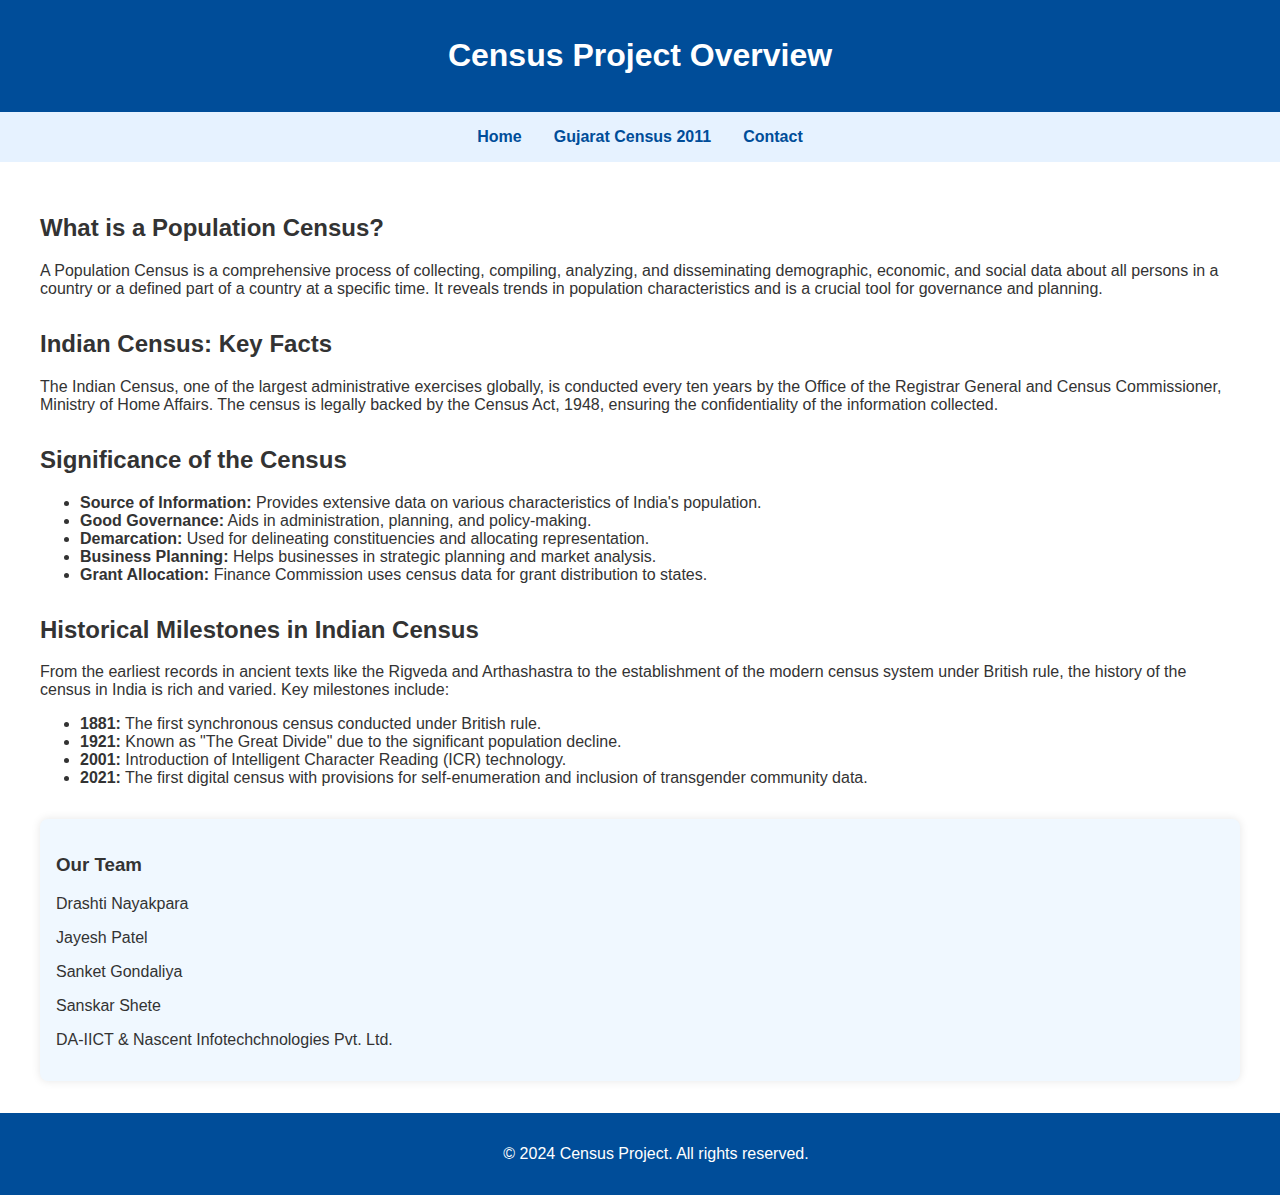
<file: gujarat census 2011 web/About.html>
<!DOCTYPE html>
<html lang="en">
<head>
    <meta charset="UTF-8">
    <meta name="viewport" content="width=device-width, initial-scale=1.0">
    <title>Gujarat Census 2011</title>
    <style>
        body {
            font-family: Arial, sans-serif;
            margin: 0;
            padding: 0;
            color: #333;
        }
        header {
            background-color: #004d99;
            color: #fff;
            padding: 1rem;
            text-align: center;
        }
        nav {
            display: flex;
            justify-content: center;
            padding: 1rem;
            background-color: #e6f2ff;
        }
        nav a {
            color: #004d99;
            text-decoration: none;
            margin: 0 1rem;
            font-weight: bold;
        }
        .container {
            padding: 2rem;
            max-width: 1200px;
            margin: 0 auto;
        }
        .section {
            margin-bottom: 2rem;
        }
        .section img {
            max-width: 100%;
            height: auto;
            border-radius: 8px;
        }
        .team {
            background-color: #f0f8ff;
            padding: 1rem;
            border-radius: 8px;
            box-shadow: 0 0 10px rgba(0, 0, 0, 0.1);
        }
        footer {
            background-color: #004d99;
            color: #fff;
            text-align: center;
            padding: 1rem;
            position: relative;
            width: 100%;
            bottom: 0;
        }
    </style>
</head>
<body>
    <header>
        <h1>Census Project Overview</h1>
    </header>
    <nav>
        <a href="home.html">Home</a>
        <a href="index1.html">Gujarat Census 2011</a>
        <a href="Contact.html">Contact</a>
    </nav>
    <div class="container">
        <div class="section">
            <h2>What is a Population Census?</h2>
            <p>A Population Census is a comprehensive process of collecting, compiling, analyzing, and disseminating demographic, economic, and social data about all persons in a country or a defined part of a country at a specific time. It reveals trends in population characteristics and is a crucial tool for governance and planning.</p>
        </div>

        <div class="section">
            <h2>Indian Census: Key Facts</h2>
            <p>The Indian Census, one of the largest administrative exercises globally, is conducted every ten years by the Office of the Registrar General and Census Commissioner, Ministry of Home Affairs. The census is legally backed by the Census Act, 1948, ensuring the confidentiality of the information collected.</p>
        </div>

        <div class="section">
            <h2>Significance of the Census</h2>
            <ul>
                <li><strong>Source of Information:</strong> Provides extensive data on various characteristics of India's population.</li>
                <li><strong>Good Governance:</strong> Aids in administration, planning, and policy-making.</li>
                <li><strong>Demarcation:</strong> Used for delineating constituencies and allocating representation.</li>
                <li><strong>Business Planning:</strong> Helps businesses in strategic planning and market analysis.</li>
                <li><strong>Grant Allocation:</strong> Finance Commission uses census data for grant distribution to states.</li>
            </ul>
        </div>

        <div class="section">
            <h2>Historical Milestones in Indian Census</h2>
            <p>From the earliest records in ancient texts like the Rigveda and Arthashastra to the establishment of the modern census system under British rule, the history of the census in India is rich and varied. Key milestones include:</p>
            <ul>
                <li><strong>1881:</strong> The first synchronous census conducted under British rule.</li>
                <li><strong>1921:</strong> Known as "The Great Divide" due to the significant population decline.</li>
                <li><strong>2001:</strong> Introduction of Intelligent Character Reading (ICR) technology.</li>
                <li><strong>2021:</strong> The first digital census with provisions for self-enumeration and inclusion of transgender community data.</li>
            </ul>
        </div>

        <div class="team">
            <h3>Our Team</h3>
            <p>Drashti Nayakpara</p>
            <p>Jayesh Patel</p>
            <p>Sanket Gondaliya</p>
            <p>Sanskar Shete</p>
            <p>DA-IICT & Nascent Infotechchnologies Pvt. Ltd.</p>
        </div>
    </div>
    <footer>
        <p>&copy; 2024 Census Project. All rights reserved.</p>
    </footer>
</body>
</html>
</file>
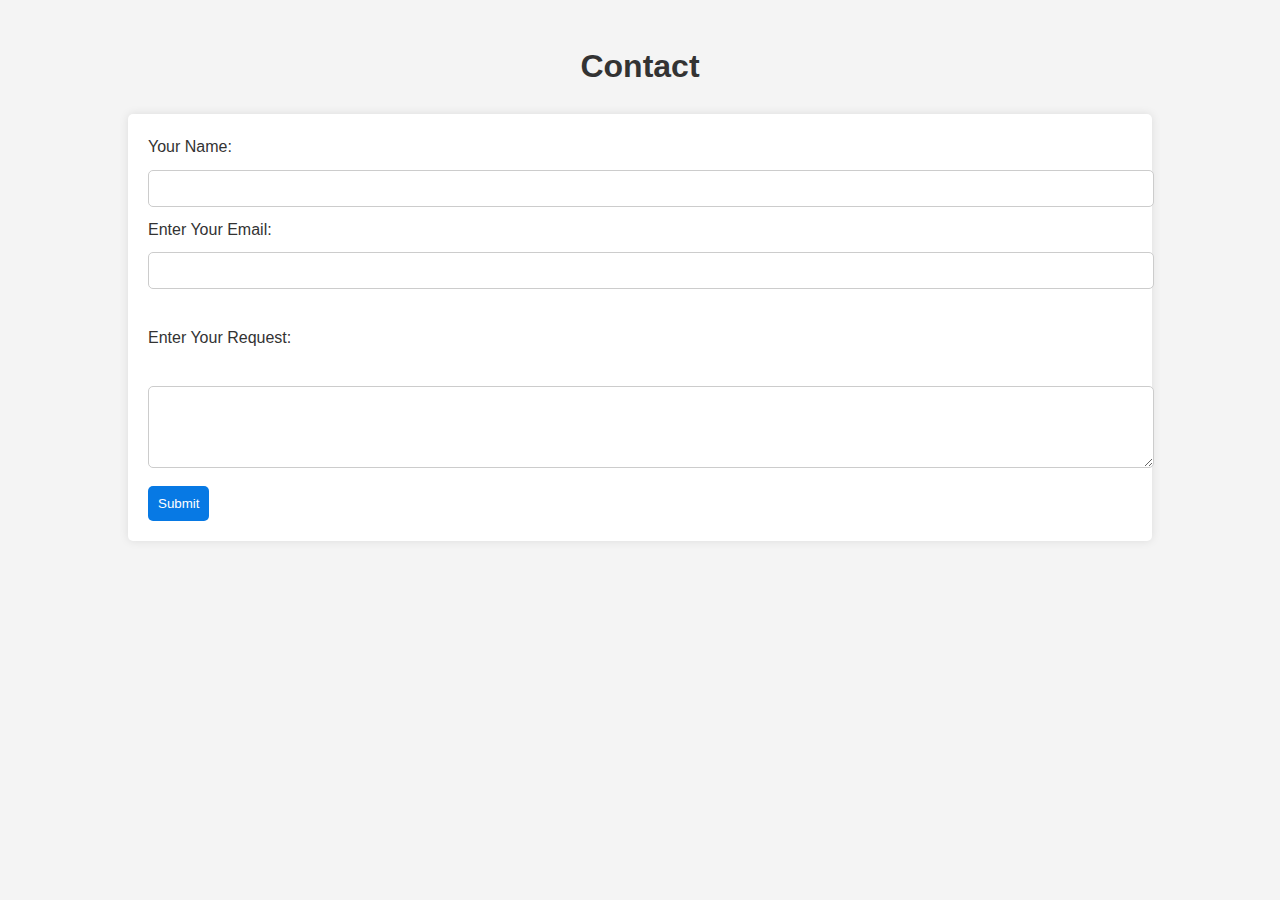
<file: gujarat census 2011 web/Contact.html>
<!DOCTYPE html>
<html lang="en">

<head>
    <meta charset="UTF-8">
    <meta http-equiv="X-UA-Compatible" content="IE=edge">
    <meta name="viewport" content="width=device-width, initial-scale=1.0">
    <title>Contact</title>
    <style>
        body {
            font-family: Arial, sans-serif;
            line-height: 1.6;
            margin: 0;
            padding: 0;
            background-color: #f4f4f4;
        }
        
        .container {
            width: 80%;
            margin: auto;
            overflow: hidden;
            padding: 20px;
        }
        
        h1 {
            text-align: center;
            color: #333;
        }
        
        form {
            background: #fff;
            padding: 20px;
            border-radius: 5px;
            box-shadow: 0 0 10px rgba(0, 0, 0, 0.1);
        }
        
        label {
            display: block;
            margin-bottom: 10px;
            color: #333;
        }
        
        input[type="text"], input[type="email"], textarea {
            width: 100%;
            padding: 10px;
            margin-bottom: 10px;
            border: 1px solid #ccc;
            border-radius: 5px;
        }
        
        input[type="submit"] {
            background: #0779e4;
            color: #fff;
            padding: 10px;
            border: 0;
            border-radius: 5px;
            cursor: pointer;
        }
        
        input[type="submit"]:hover {
            background: #005bb5;
        }
    </style>
</head>

<body>

    <div class="container">
        <h1>Contact</h1>
        <form action="mailto:sanketgondaliya6@gmail.com" method="post" enctype="text/plain">
            <label>Your Name: </label>
            <input type="text" name="YourName" value=""><br>
            <label>Enter Your Email: </label>
            <input type="email" name="YourMail"><br><br>
            <label>Enter Your Request:</label><br>
            <textarea rows="4" cols="50" name="YourMessage"></textarea><br>
            <input type="submit" value="Submit"><br>
        </form>
    </div>
</body>

</html>
</file>
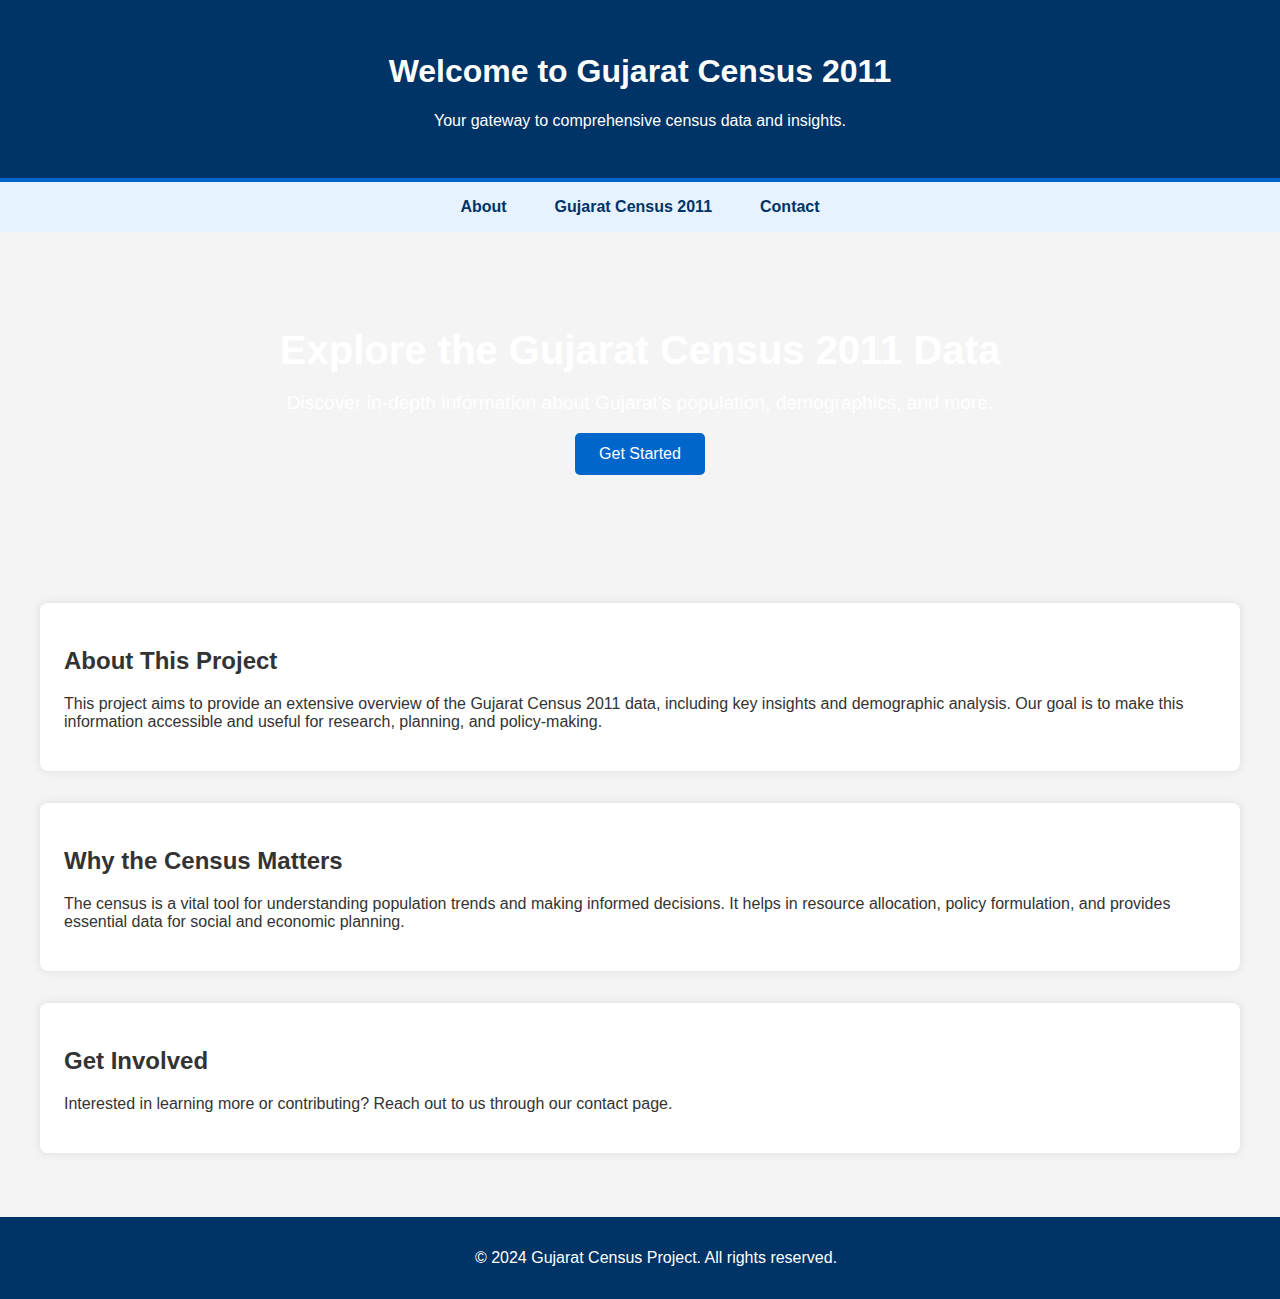
<file: gujarat census 2011 web/home.html>
<!DOCTYPE html>
<html lang="en">
<head>
    <meta charset="UTF-8">
    <meta name="viewport" content="width=device-width, initial-scale=1.0">
    <title>Gujarat Census 2011 - Home</title>
    <style>
        body {
            font-family: Arial, sans-serif;
            margin: 0;
            padding: 0;
            color: #333;
            background-color: #f4f4f4;
        }
        header {
            background-color: #003366;
            color: #fff;
            padding: 2rem;
            text-align: center;
            border-bottom: 4px solid #0066cc;
        }
        nav {
            display: flex;
            justify-content: center;
            padding: 1rem;
            background-color: #e6f2ff;
        }
        nav a {
            color: #003366;
            text-decoration: none;
            margin: 0 1.5rem;
            font-weight: bold;
        }
        .hero {
            background: url('https://via.placeholder.com/1600x500') no-repeat center center;
            background-size: cover;
            color: #fff;
            padding: 4rem 2rem;
            text-align: center;
            border-radius: 8px;
            margin: 2rem 0;
        }
        .hero h1 {
            font-size: 2.5rem;
            margin: 0;
        }
        .hero p {
            font-size: 1.2rem;
        }
        .container {
            padding: 2rem;
            max-width: 1200px;
            margin: 0 auto;
        }
        .section {
            margin-bottom: 2rem;
            background-color: #fff;
            padding: 1.5rem;
            border-radius: 8px;
            box-shadow: 0 0 10px rgba(0, 0, 0, 0.1);
        }
        footer {
            background-color: #003366;
            color: #fff;
            text-align: center;
            padding: 1rem;
            position: relative;
            width: 100%;
            bottom: 0;
        }
    </style>
</head>
<body>
    <header>
        <h1>Welcome to Gujarat Census 2011</h1>
        <p>Your gateway to comprehensive census data and insights.</p>
    </header>
    <nav>
        <a href="About.html">About</a>
        <a href="index1.html">Gujarat Census 2011</a>
        <a href="Contact.html">Contact</a>
        
    </nav>
    <div class="hero">
        <h1>Explore the Gujarat Census 2011 Data</h1>
        <p>Discover in-depth information about Gujarat's population, demographics, and more.</p>
        <a href="index1.html" style="display: inline-block; padding: 0.75rem 1.5rem; font-size: 1rem; color: #fff; background-color: #0066cc; border-radius: 5px; text-decoration: none;">Get Started</a>
    </div>
    <div class="container">
        <div class="section">
            <h2>About This Project</h2>
            <p>This project aims to provide an extensive overview of the Gujarat Census 2011 data, including key insights and demographic analysis. Our goal is to make this information accessible and useful for research, planning, and policy-making.</p>
        </div>

        <div class="section">
            <h2>Why the Census Matters</h2>
            <p>The census is a vital tool for understanding population trends and making informed decisions. It helps in resource allocation, policy formulation, and provides essential data for social and economic planning.</p>
        </div>
        
        <div class="section">
            <h2>Get Involved</h2>
            <p>Interested in learning more or contributing? Reach out to us through our contact page.</p>
        </div>
    </div>
    <footer>
        <p>&copy; 2024 Gujarat Census Project. All rights reserved.</p>
    </footer>
</body>
</html>
</file>
